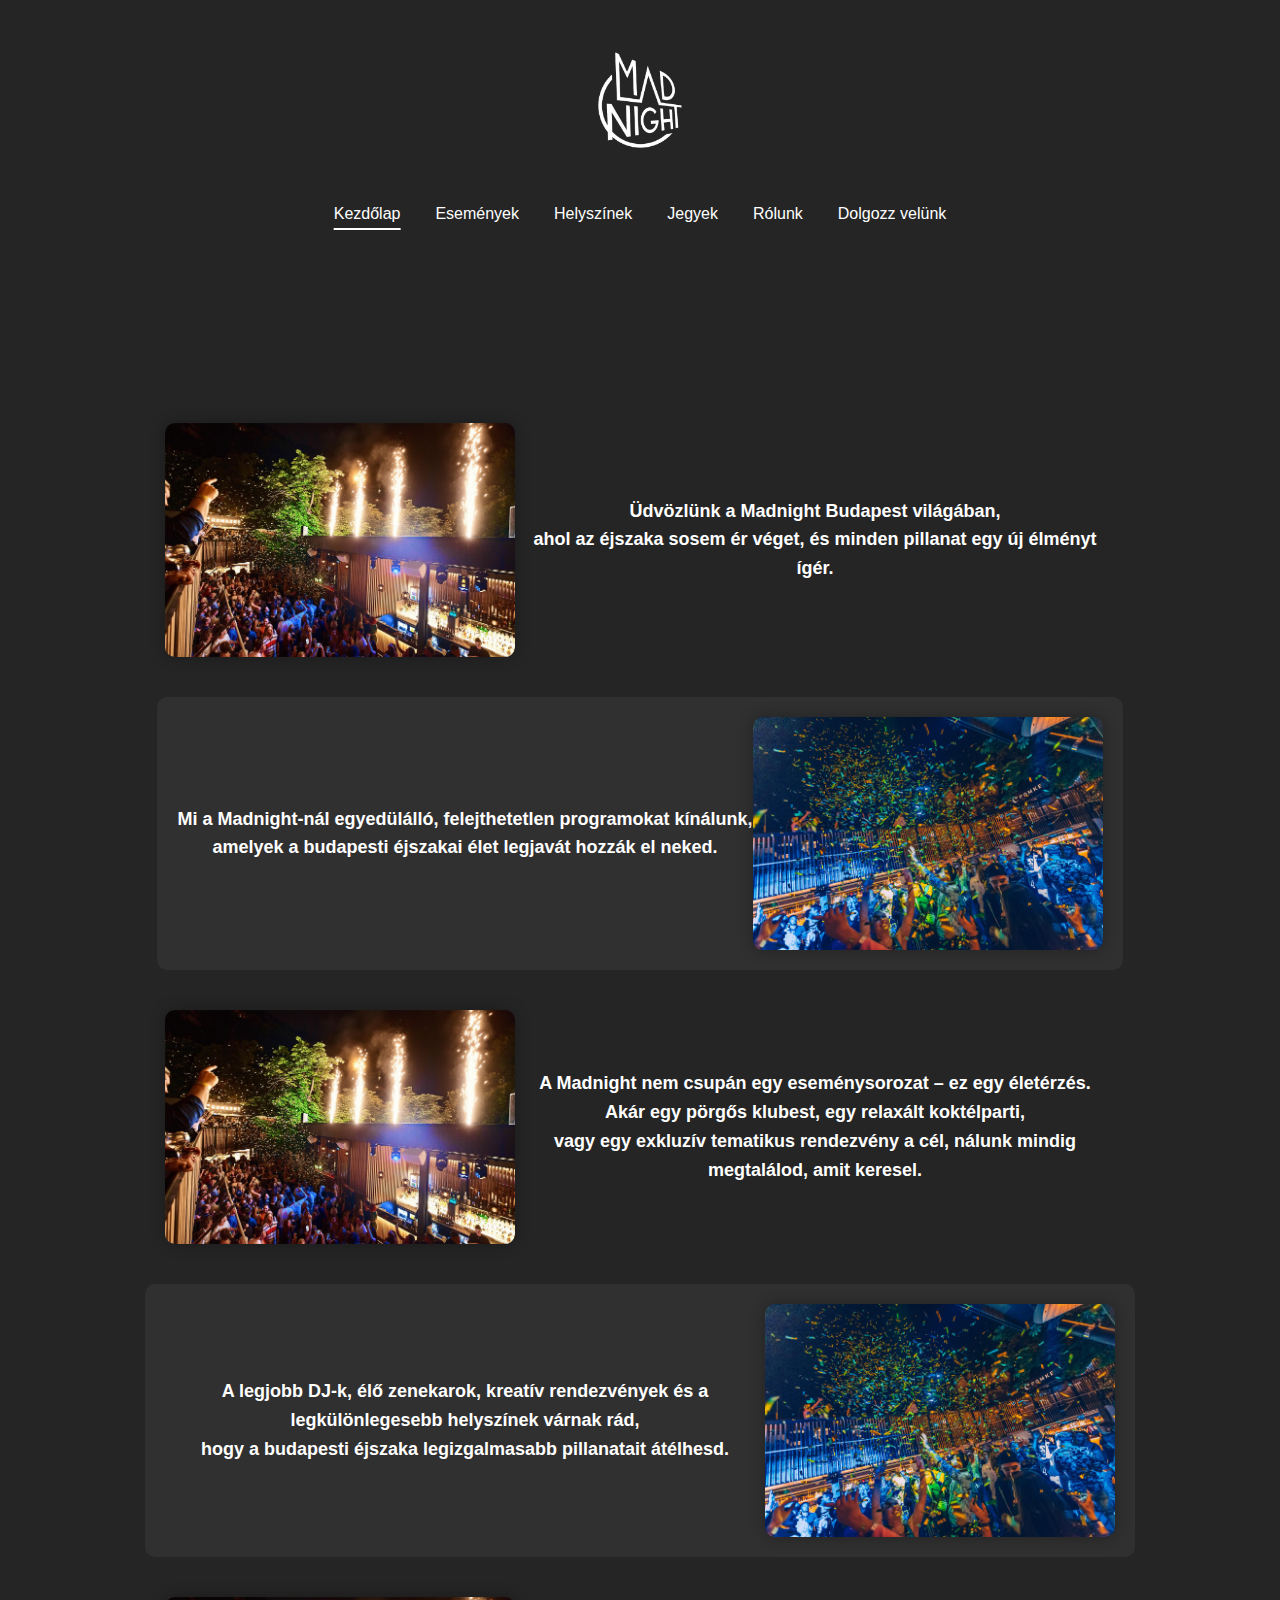
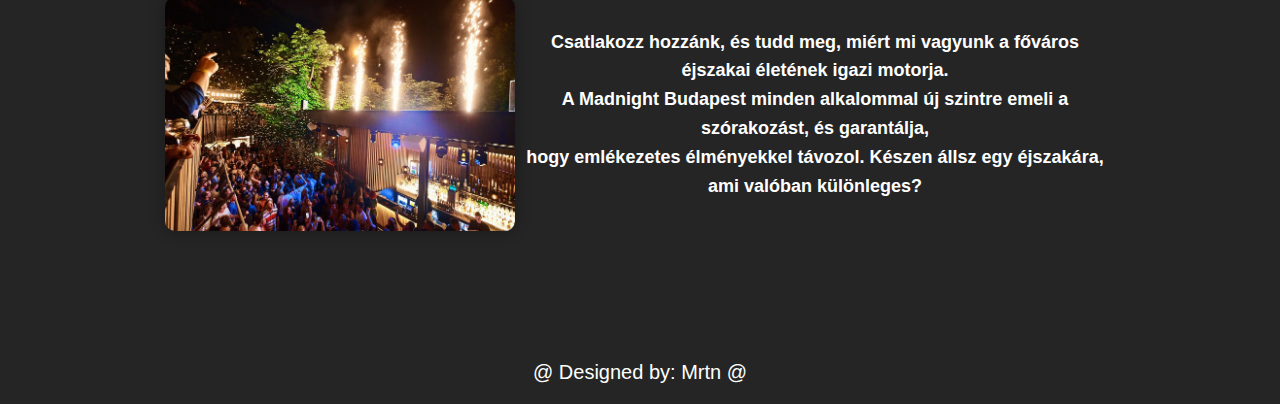
<file: index.html>
<!DOCTYPE html>
<html lang="hu">
<head>
    <meta charset="UTF-8">
    <meta name="viewport" content="width=device-width, initial-scale=1.0">
    <title>Document</title>
    <link rel="stylesheet" href="style.css">
</head>
<body>

    <p>
        <img src="nobgmnlogo.png" alt="nobgmnlogo" id="nobgmnlogo">
    </p>

    <nav class="navbar">
        <ul class="nav-links">
          <li><a href="index.html" class="active">Kezdőlap</a></li>
          <li><a href="esemenyek.html">Események</a></li>
          <li><a href="helyszinek.html">Helyszínek</a></li>
          <li><a href="jegyek.html">Jegyek</a></li>
          <li><a href="rolunk.html">Rólunk</a></li>
          <li><a href="dolgozzvelunk.html">Dolgozz velünk</a></li>
        </ul>
    </nav>
      
    <div class="rolunkh2">
        <h2 class="rolunkh2">

            <div class="rolunkdivs1">
            <img src="rkep3.jpg" class="rkep1">
            <p>Üdvözlünk a Madnight Budapest világában,<br>
            ahol az éjszaka sosem ér véget, és minden pillanat egy új élményt ígér.<br></p>
            </div>

            <div class="rolunkdivs2">
            <p>Mi a Madnight-nál egyedülálló, felejthetetlen programokat kínálunk,<br>
            amelyek a budapesti éjszakai élet legjavát hozzák el neked.<br></p>
            <img src="rkep4.jpg" class="rkep2">
            </div>

            <div class="rolunkdivs1">
            <img src="rkep3.jpg" class="rkep1">
            <p>A Madnight nem csupán egy eseménysorozat – ez egy életérzés.<br>
                Akár egy pörgős klubest, egy relaxált koktélparti,<br>
                vagy egy exkluzív tematikus rendezvény a cél, nálunk mindig megtalálod, amit keresel.<br></p>
            </div>

            <div class="rolunkdivs2">
                <p>A legjobb DJ-k, élő zenekarok, kreatív rendezvények és a legkülönlegesebb helyszínek várnak rád,<br>
                    hogy a budapesti éjszaka legizgalmasabb pillanatait átélhesd.<br></p>
            <img src="rkep4.jpg" class="rkep2">
            </div>
            
            <div class="rolunkdivs1">
            <img src="rkep3.jpg" class="rkep1">
            <p>Csatlakozz hozzánk, és tudd meg, miért mi vagyunk a főváros éjszakai életének igazi motorja.<br>
                A Madnight Budapest minden alkalommal új szintre emeli a szórakozást, és garantálja,<br>
                hogy emlékezetes élményekkel távozol. Készen állsz egy éjszakára, ami valóban különleges?</p>
            </div>
        </h2>
    </div>
</body>
<footer>
    <p>@ Designed by: Mrtn @</p>
</footer>
</html>
</file>
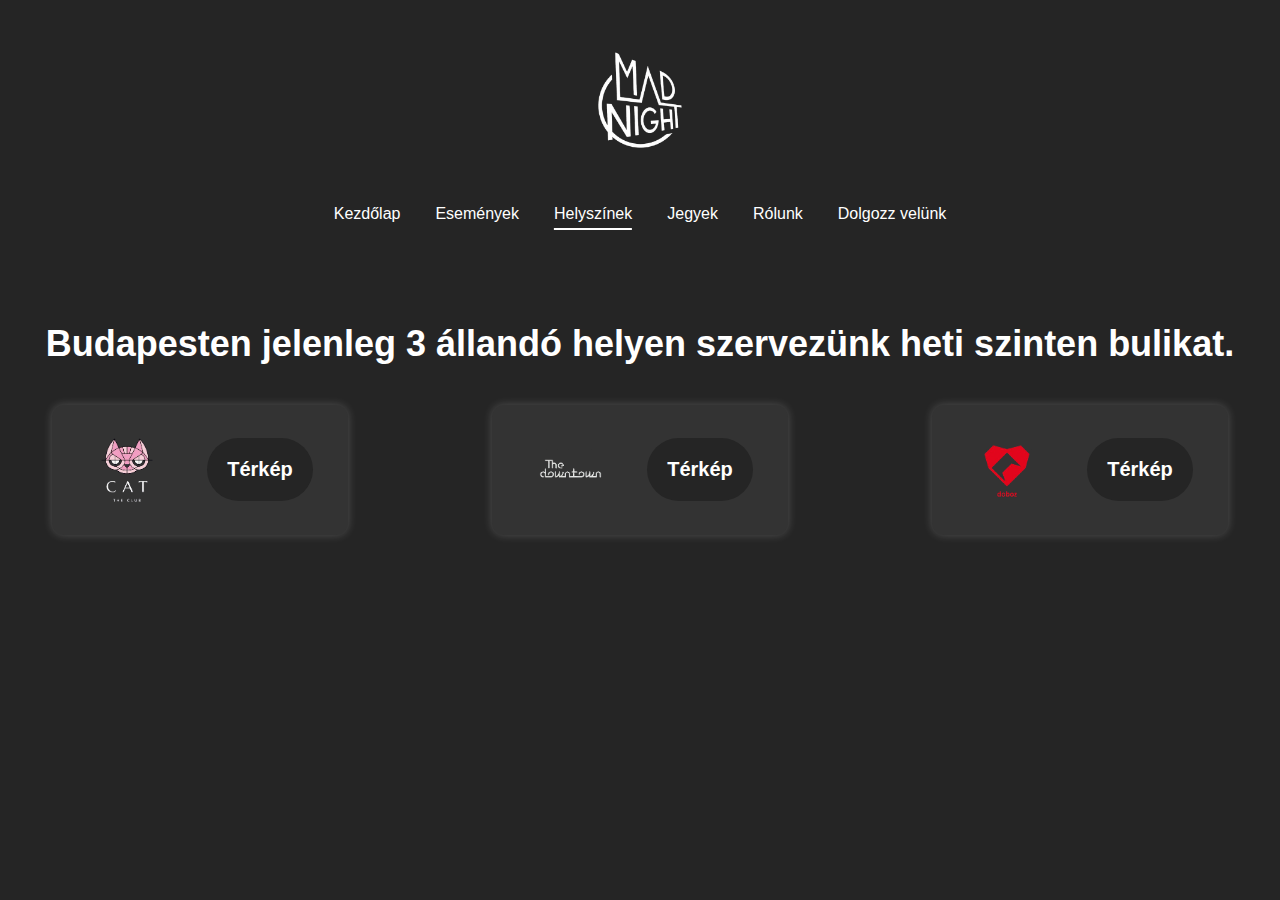
<file: budapest.html>
<!DOCTYPE html>
<html lang="hu">
<head>
    <meta charset="UTF-8">
    <meta name="viewport" content="width=device-width, initial-scale=1.0">
    <title>Document</title>
    <link rel="stylesheet" href="style.css">
</head>
<body>

    <p>
        <img src="nobgmnlogo.png" alt="nobgmnlogo" id="nobgmnlogo">
    </p>

    <nav class="navbar">
      <ul class="nav-links">
        <li><a href="index.html">Kezdőlap</a></li>
        <li><a href="esemenyek.html">Események</a></li>
        <li><a href="helyszinek.html" class="active">Helyszínek</a></li>
        <li><a href="jegyek.html">Jegyek</a></li>
        <li><a href="rolunk.html">Rólunk</a></li>
        <li><a href="dolgozzvelunk.html">Dolgozz velünk</a></li>
      </ul>
    </nav>

    <div class="helyszin-csoport">
        <h2 class="helyh2">Budapesten jelenleg 3 állandó helyen szervezünk heti szinten bulikat.</h2>
        <div class="helyszin-kartyak">

          <div class="helyszin-kartya">
            <img src="catlogo.png" class="kepek">
            <a href="https://www.google.hu/maps/dir//Budapest,+CAT+Budapest,+Mad%C3%A1ch+Imre+t%C3%A9r/@47.4984359,18.9767696,12z/data=!3m1!4b1!4m9!4m8!1m0!1m5!1m1!1s0x4741dd1b49b89729:0x7f554875a376875e!2m2!1d19.0591701!2d47.4984654!3e3?entry=ttu&g_ep=EgoyMDI1MDQyOS4wIKXMDSoASAFQAw%3D%3D" target="_blank" class="terkep-gomb">Térkép</a>
          </div>

          <div class="helyszin-kartya">
            <img src="dtlogo.png" class="kepek">
            <a href="https://www.google.hu/maps/dir//Budapest,+The+Downtown+%7C+Oggi,+Kir%C3%A1ly+utca/@47.4991541,18.975983,12z/data=!3m2!4b1!5s0x4741dc6a1dfd4e77:0x31412c75c337c104!4m9!4m8!1m0!1m5!1m1!1s0x4741dc6a1f305b99:0xe068abdd137a4495!2m2!1d19.0583835!2d47.4991836!3e3?entry=ttu&g_ep=EgoyMDI1MDQyOS4wIKXMDSoASAFQAw%3D%3D" target="_blank" class="terkep-gomb">Térkép</a>
          </div>

          <div class="helyszin-kartya">
            <img src="dobozlogo.png" class="kepek">
            <a href="https://www.google.hu/maps/dir//Budapest,+Doboz,+Klauz%C3%A1l+utca/@47.4978526,18.9843995,12z/data=!3m1!4b1!4m9!4m8!1m0!1m5!1m1!1s0x4741dc67c1e4106f:0x21ab19362743a6a1!2m2!1d19.0668!2d47.4978821!3e3?entry=ttu&g_ep=EgoyMDI1MDQyOS4wIKXMDSoASAFQAw%3D%3D" target="_blank" class="terkep-gomb">Térkép</a>
          </div>

        </div>
      </div>

</body>
</html>
</file>
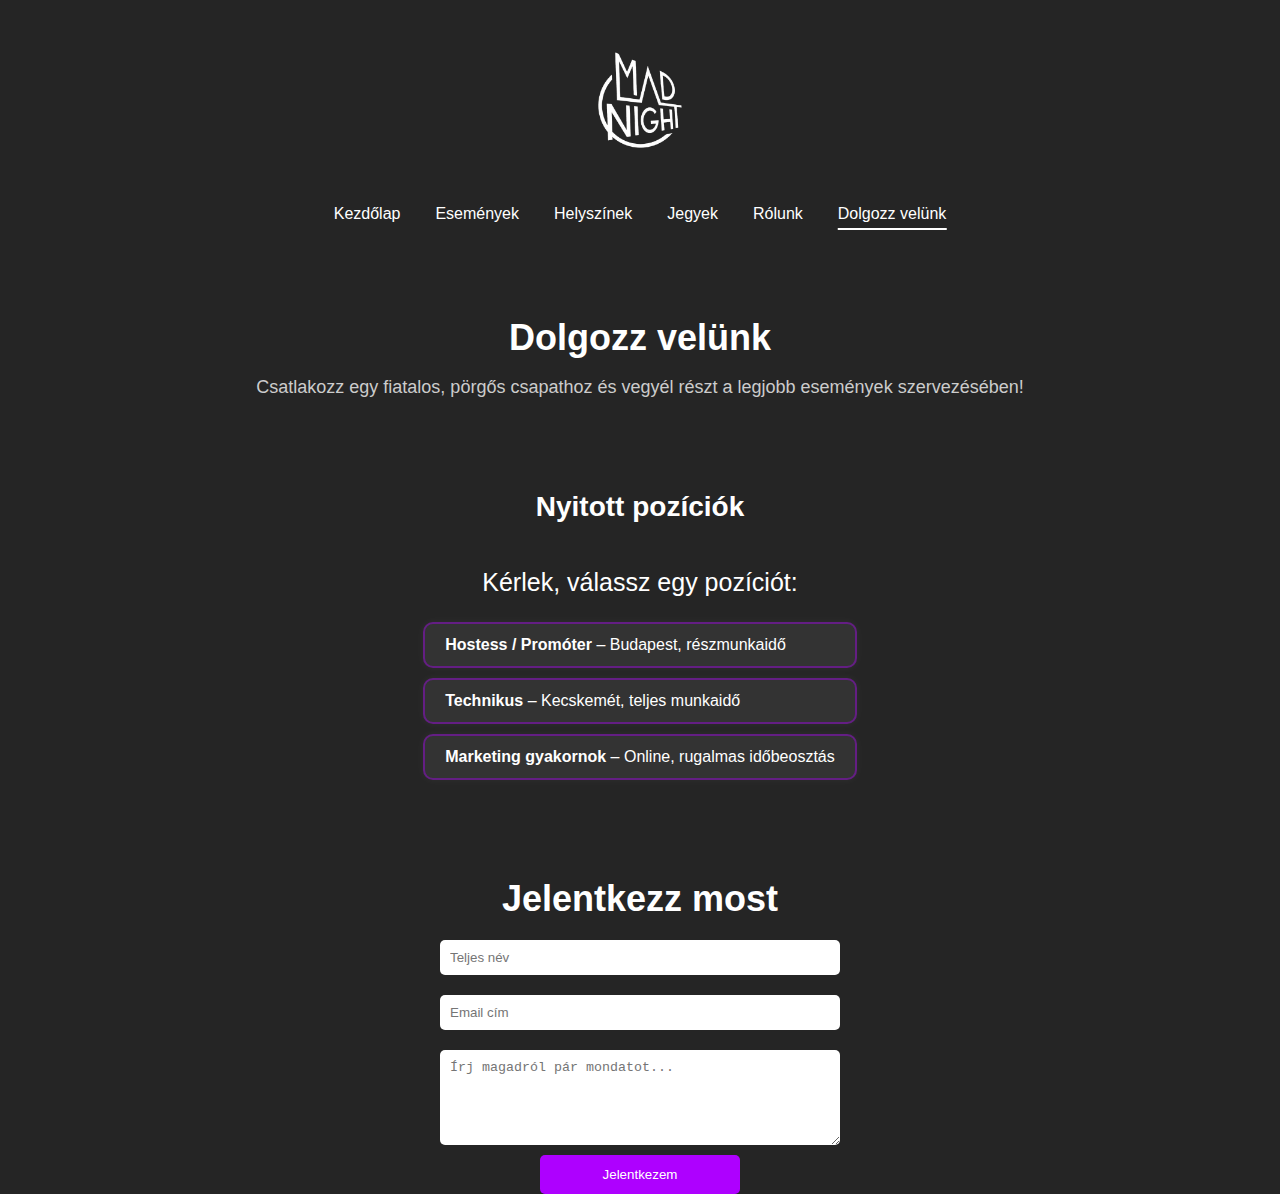
<file: dolgozzvelunk.html>
<!DOCTYPE html>
<html lang="hu">
<head>
    <meta charset="UTF-8">
    <meta name="viewport" content="width=device-width, initial-scale=1.0">
    <title>Document</title>
    <link rel="stylesheet" href="style.css">
</head>
<body>

    <p>
        <img src="nobgmnlogo.png" alt="nobgmnlogo" id="nobgmnlogo">
    </p>

    <nav class="navbar">
      <ul class="nav-links">
        <li><a href="index.html">Kezdőlap</a></li>
        <li><a href="esemenyek.html">Események</a></li>
        <li><a href="helyszinek.html">Helyszínek</a></li>
        <li><a href="jegyek.html">Jegyek</a></li>
        <li><a href="rolunk.html">Rólunk</a></li>
        <li><a href="dolgozzvelunk.html" class="active">Dolgozz velünk</a></li>
      </ul>
  </nav>

    <header class="header">
        <h1>Dolgozz velünk</h1>
        <p>Csatlakozz egy fiatalos, pörgős csapathoz és vegyél részt a legjobb események szervezésében!</p>
      </header>
    
      <section class="allasok">
        <h2>Nyitott pozíciók</h2>
        <form>
          <p>Kérlek, válassz egy pozíciót:</p>
          <div class="allas-valaszto">
      
            <input type="radio" id="hostess" name="allas" value="Hostess / Promóter">
            <label for="hostess" class="allas-opcio">
              <strong>Hostess / Promóter</strong> – Budapest, részmunkaidő
            </label>
      
            <input type="radio" id="technikus" name="allas" value="Technikus">
            <label for="technikus" class="allas-opcio">
              <strong>Technikus</strong> – Kecskemét, teljes munkaidő
            </label>
      
            <input type="radio" id="gyakornok" name="allas" value="Marketing gyakornok">
            <label for="gyakornok" class="allas-opcio">
              <strong>Marketing gyakornok</strong> – Online, rugalmas időbeosztás
            </label>
      
          </div>
      
          <br>
        </form>
      </section>
    
      <section class="jelentkezes">
        <h2>Jelentkezz most</h2>
        <form action="mailto:info@rendezveny.hu" method="post" enctype="text/plain">
          <input type="text" name="name" placeholder="Teljes név" required />
          <input type="email" name="email" placeholder="Email cím" required />
          <textarea name="message" placeholder="Írj magadról pár mondatot..." rows="5" required></textarea>
          <button type="submit">Jelentkezem</button>
        </form>
      </section>
      
</body>
</html>
</file>
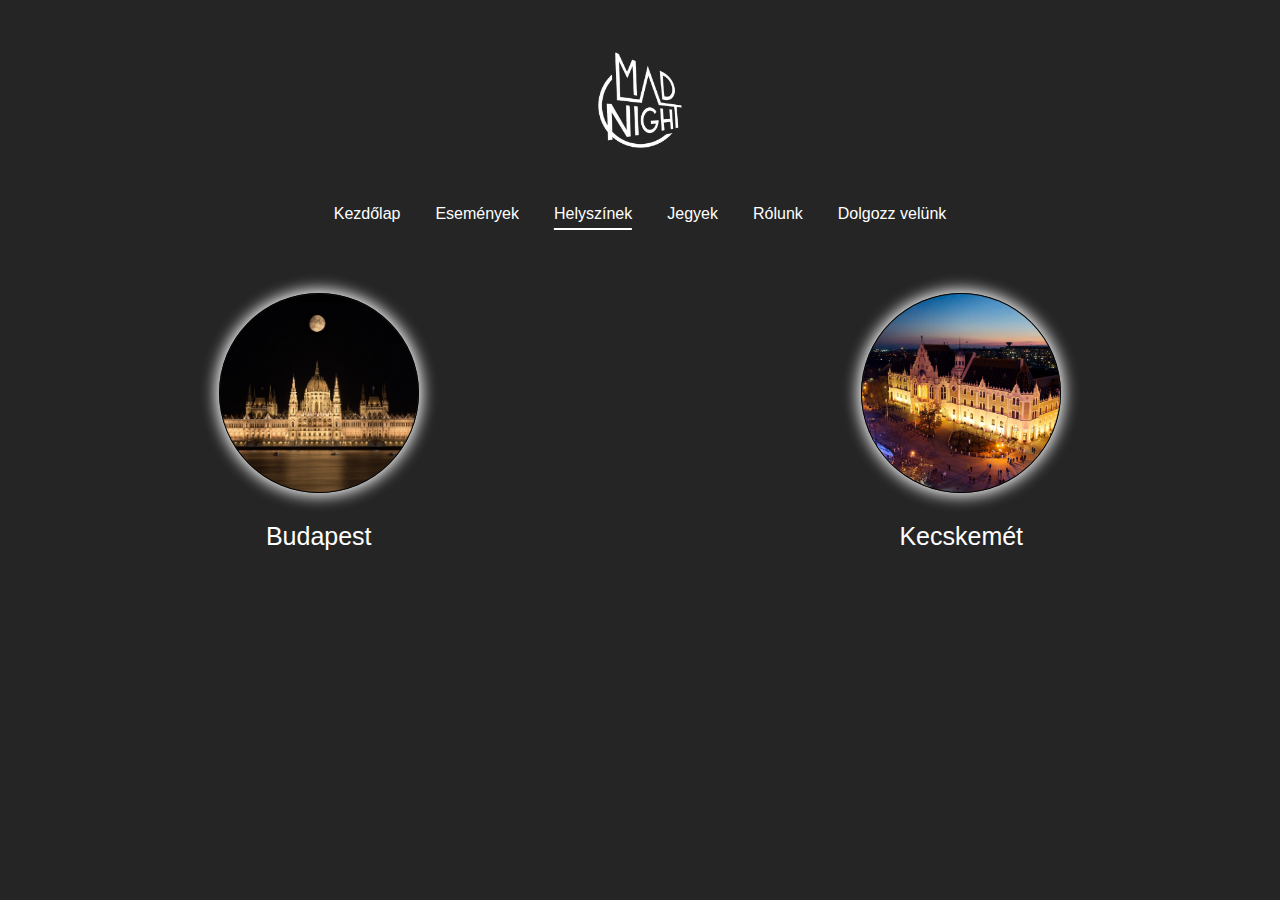
<file: helyszinek.html>
<!DOCTYPE html>
<html lang="hu">
<head>
    <meta charset="UTF-8">
    <meta name="viewport" content="width=device-width, initial-scale=1.0">
    <title>Document</title>
    <link rel="stylesheet" href="style.css">
</head>
<body>

    <p>
        <img src="nobgmnlogo.png" alt="nobgmnlogo" id="nobgmnlogo">
    </p>

    <nav class="navbar">
        <ul class="nav-links">
          <li><a href="index.html">Kezdőlap</a></li>
          <li><a href="esemenyek.html">Események</a></li>
          <li><a href="helyszinek.html" class="active">Helyszínek</a></li>
          <li><a href="jegyek.html">Jegyek</a></li>
          <li><a href="rolunk.html">Rólunk</a></li>
          <li><a href="dolgozzvelunk.html">Dolgozz velünk</a></li>
        </ul>
    </nav>

    <div id="varosok">

        <div id="bp">
            <a href="budapest.html">
                <img src="kep1.jpg" alt="bp" id="kep1">
            </a>
            <p>Budapest<br></p>
        </div>
    
        <div id="kecso">
            <a href="kecskemet.html">
                <img src="kep2.jpg" alt="kecso" id="kep2">
            </a>
            <p>Kecskemét<br></p>
        </div>

    </div>

</body>
</html>
</file>
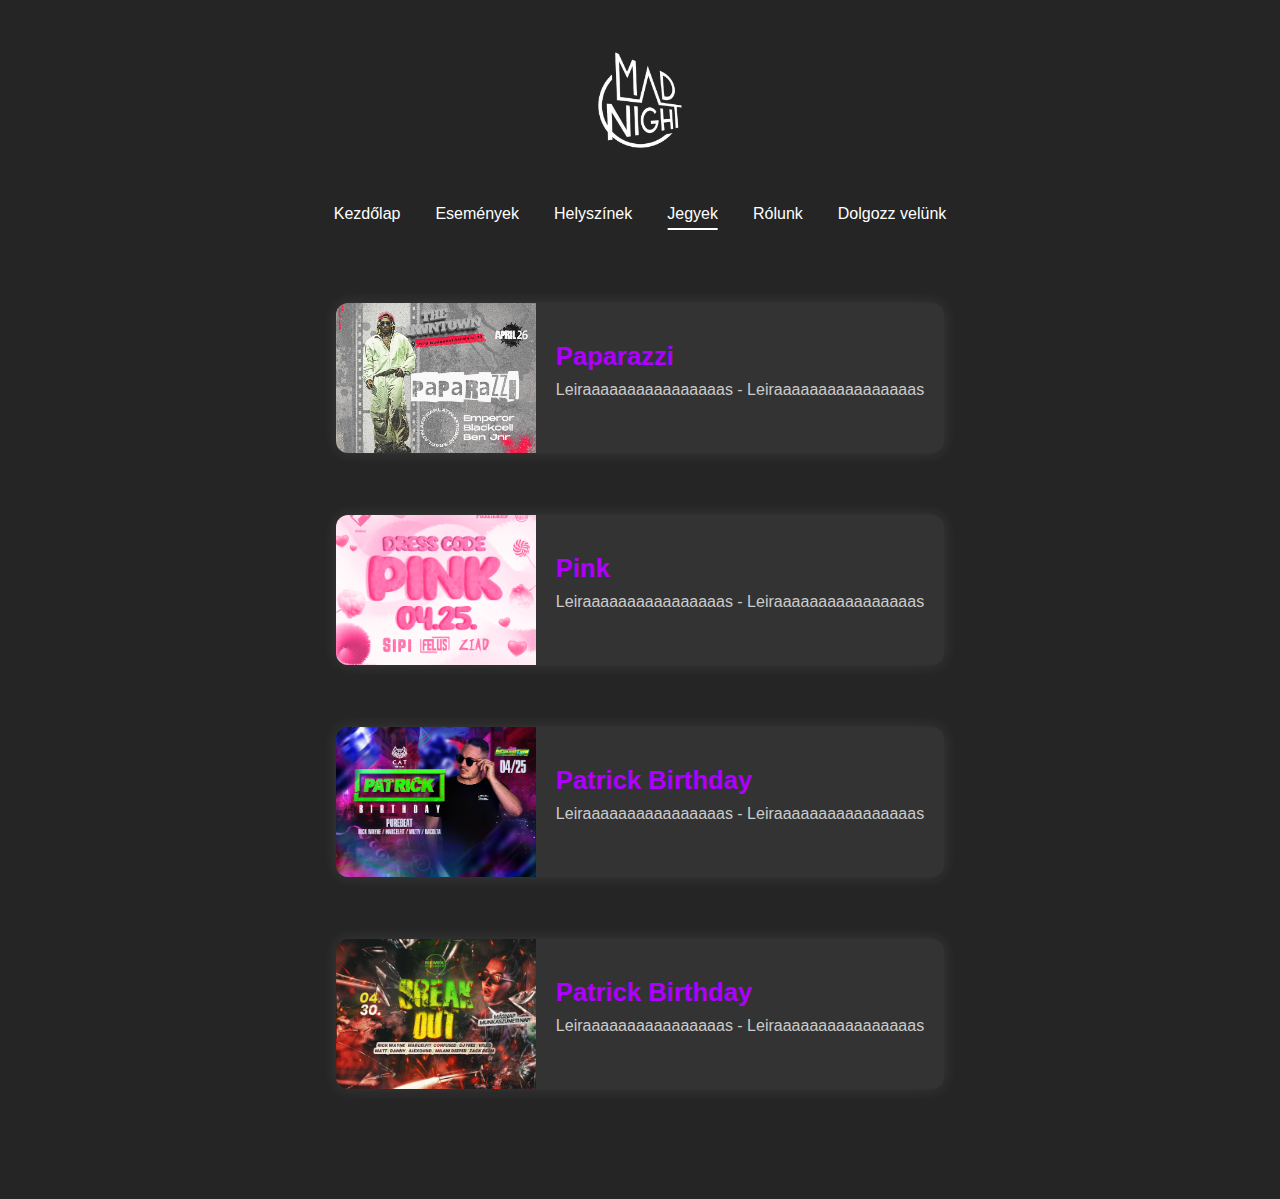
<file: jegyek.html>
<!DOCTYPE html>
<html lang="hu">
<head>
    <meta charset="UTF-8">
    <meta name="viewport" content="width=device-width, initial-scale=1.0">
    <title>Document</title>
    <link rel="stylesheet" href="style.css">
</head>
<body>

    <p>
        <img src="nobgmnlogo.png" alt="nobgmnlogo" id="nobgmnlogo">
    </p>

    <nav class="navbar">
        <ul class="nav-links">
          <li><a href="index.html">Kezdőlap</a></li>
          <li><a href="esemenyek.html">Események</a></li>
          <li><a href="helyszinek.html">Helyszínek</a></li>
          <li><a href="jegyek.html" class="active">Jegyek</a></li>
          <li><a href="rolunk.html">Rólunk</a></li>
          <li><a href="dolgozzvelunk.html">Dolgozz velünk</a></li>
        </ul>
    </nav>

    <main class="jegyek-kartyak">

        <a href="" class="jegyek-kartyak">
            <div class="jegy-kartya">
                <img src="thisweek1.JPG" alt="Paparazzi" class="jegy-kep">
                <div class="jegy-info">
                    <h2 class="jegy-cim">Paparazzi</h2>
                    <p class="jegy-leiras">Leiraaaaaaaaaaaaaaaas - Leiraaaaaaaaaaaaaaaas</p>
                </div>
            </div>
        </a>
    
        <a href="https://oneticket.hu/events/pink-doboz-17-04-25" class="jegyek-kartyak">
            <div class="jegy-kartya">
                <img src="thisweek2.png" alt="Techno Éjszaka" class="jegy-kep">
                <div class="jegy-info">
                    <h2 class="jegy-cim">Pink</h2>
                    <p class="jegy-leiras">Leiraaaaaaaaaaaaaaaas - Leiraaaaaaaaaaaaaaaas</p>
                </div>
            </div>
        </a>
    
        <a href="" class="jegyek-kartyak" >
            <div class="jegy-kartya">
                <img src="thisweek3.png" alt="Latin Fiesta" class="jegy-kep">
                <div class="jegy-info">
                    <h2 class="jegy-cim">Patrick Birthday</h2>
                    <p class="jegy-leiras">Leiraaaaaaaaaaaaaaaas - Leiraaaaaaaaaaaaaaaas</p>
                </div>
            </div>
        </a>

        <a href="" class="jegyek-kartyak">
            <div class="jegy-kartya">
                <img src="thisweek4.jpg" alt="Break Out" class="jegy-kep">
                <div class="jegy-info">
                    <h2 class="jegy-cim">Patrick Birthday</h2>
                    <p class="jegy-leiras">Leiraaaaaaaaaaaaaaaas - Leiraaaaaaaaaaaaaaaas</p>
                </div>
            </div>
        </a>
    
    </main>

</body>
</html>
</file>
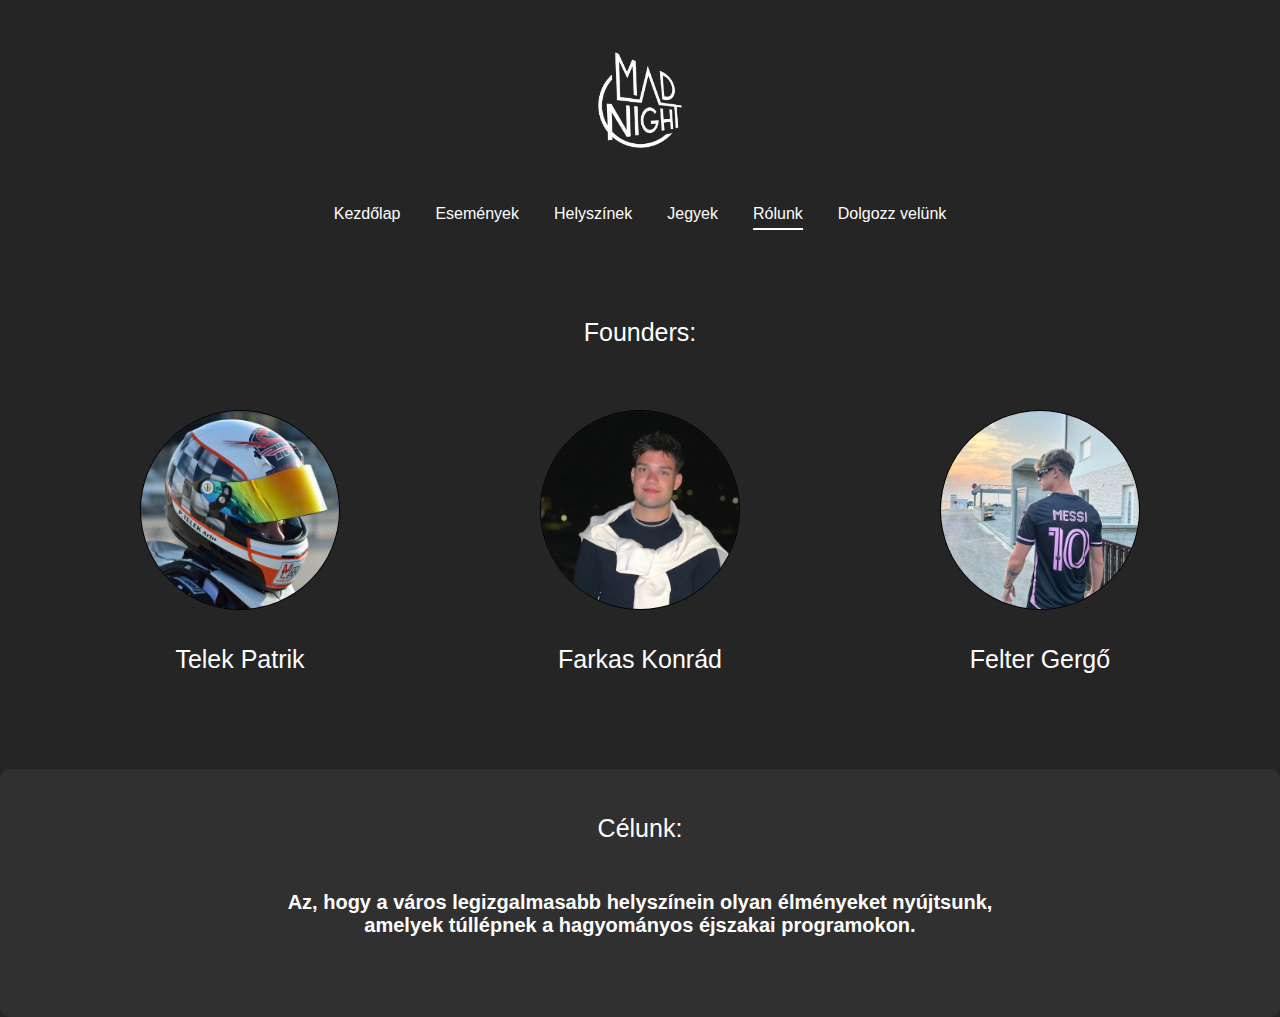
<file: rolunk.html>
<!DOCTYPE html>
<html lang="hu">
<head>
    <meta charset="UTF-8">
    <meta name="viewport" content="width=device-width, initial-scale=1.0">
    <title>Document</title>
    <link rel="stylesheet" href="style.css">
</head>
<body>

    <p>
        <img src="nobgmnlogo.png" alt="nobgmnlogo" id="nobgmnlogo">
    </p>

    <nav class="navbar">
        <ul class="nav-links">
          <li><a href="index.html">Kezdőlap</a></li>
          <li><a href="esemenyek.html">Események</a></li>
          <li><a href="helyszinek.html">Helyszínek</a></li>
          <li><a href="jegyek.html">Jegyek</a></li>
          <li><a href="rolunk.html" class="active">Rólunk</a></li>
          <li><a href="dolgozzvelunk.html">Dolgozz velünk</a></li>
        </ul>
    </nav>

    <div class="foundersp">
        <p>Founders:</p><br>
    </div>

    <div id="founders">
        <div class="founder" id="patrik">
                <img src="patrik.jpg" alt="patrik" class="founder-img">
            <p>Telek Patrik</p>
        </div>

        <div class="founder" id="koni">
                <img src="koni.jpg" alt="koni" class="founder-img">
            <p>Farkas Konrád</p>
        </div>

        <div class="founder" id="geri">
                <img src="geri.jpg" alt="geri" class="founder-img">
            <p>Felter Gergő</p>
        </div>
    </div>

    <div class="rolunkdiv">
        <p>Célunk:</p><br>
        <h2>Az, hogy a város legizgalmasabb helyszínein olyan élményeket nyújtsunk,<br>
            amelyek túllépnek a hagyományos éjszakai programokon.</h2>
    </div>
</body>
</html>
</file>
<file: style.css>
/* */
/* h kozepen maradjon az a szaros navbar */
/* */
* {
  box-sizing: border-box;
}

html, body {
  margin: 0;
  padding: 0;
  font-family: sans-serif;
  background-color: #252525;
}

/* */
/* navbar settings */
/* */
.navbar {
  width: 90%;
  max-width: 1200px;
  margin: 0 auto;
  display: flex;
  justify-content: center;
  align-items: center;
  padding-top: 5px;
  padding-bottom: 70px;
}

.nav-links {
  list-style: none;
  display: flex;
  gap: 35px;
  margin: 0;
  padding: 0;
  justify-content: center;
}

.nav-links li a {
  color: white;
  position: relative;
  text-decoration: none;
  font-weight: 500;
  transition: color 0.3s;
}

.nav-links li a:not(.active):hover {
  color: #ae00ff;
}

.nav-links li a::after {
  content: '';
  position: absolute;
  left: 50%;
  bottom: -8px;
  transform: translateX(-50%) scaleX(0);
  transform-origin: center;
  width: 100%;
  height: 2px;
  background-color: white;
  transition: transform 0.4s ease;
}

.nav-links li a:not(.active):hover::after {
  transform: translateX(-50%) scaleX(1);
}

.nav-links li a.active::after {
  transform: translateX(-50%) scaleX(1);
}

/* */
/* navbarhoz tartozo logo */
/* */
#nobgmnlogo {
  height: 150px;
  width: 150px;
  margin: 0 auto;
  display: block;
}

/* */
/* helyszinek.html */
/* */
#bp,
#kecso {
  margin: 0 auto;
}

#varosok {
  margin: auto;
  text-align: center;
  justify-content: center;
  gap: 5px;
  color: #fff;
  display: flex;
}

#kep1,
#kep2 {
  height: 200px;
  width: 200px;
  border-radius: 50%;
  object-fit: cover;
  border: 1px solid #000000;
  box-shadow: 0 0 15px 3px white;
  transition: box-shadow 0.2s ease-in-out;
}

#kep1:hover,
#kep2:hover {
  box-shadow: 0 0 20px 6px #ae00ff;
}

p {
  color: #fff;
  text-align: center;
  padding-bottom: 0;
  font-size: 25px;
}

.helyszin-kartyak {
  justify-content: center;
  align-items: center;
  flex-direction: row;
  display: flex;
  gap: 40px;
  margin-top: 40px;
  flex-wrap: wrap;
  display: flex;
  gap: 40px;
}

/* Alap stílus a kártyákra */
.helyszin-kartya {
  justify-content: center;
  align-items: center;
  flex-direction: row;
  display: flex;
  gap: 40px;
  background-color: #333;
  padding: 25px 35px;
  border-radius: 12px;
  box-shadow: 0 0 10px rgba(255,255,255,0.2);
  transition: transform 0.3s ease, box-shadow 0.3s ease;
  font-size: 20px;
  font-weight: 500;
  color: white;
  text-decoration: none;
  width: auto;
  height: 100%;
}

/* Balra igazított kártyák */
.helyszin-kartyak .helyszin-kartya:nth-child(odd) {
  margin-left: auto;
  margin-right: auto;
  text-align: left;
}

/* Jobbra igazított kártyák */
.helyszin-kartyak .helyszin-kartya:nth-child(even) {
  margin-left: auto;
  margin-right: auto;
  text-align: right;
}

.helyszin-kartya:hover {
  transform: translateY(-5px);
  box-shadow: 0 0 20px #ae00ff;
}

.helyh2 {
  text-align: center;
  margin-right: auto;
  margin-left: auto;
  color: #fff;
}

.kepek {
  height: 80px;
  width: 80px;
  object-fit: cover;
}

.header {
  text-align: center;
  margin-bottom: 50px;
}

.header h1,h2 {
  font-size: 36px;
  margin-bottom: 10px;
  color: #fff;
}

.header p {
  font-size: 18px;
  color: #ccc;
}

.allasok {
  text-align: center;
  margin: 50px auto;
  padding: 20px;
  color: white;
}

.allasok h2 {
  font-size: 28px;
  margin-bottom: 20px;
}

.allas-lista {
  display: flex;
  flex-direction: column;
  align-items: center;
  gap: 20px;
  list-style: none;
  padding: 0;
  margin-bottom: 30px;
}

.allas-lista li {
  width: 100%;
  max-width: 400px;
}

input[type="radio"] {
  display: none; /* rejtjük a pöttyöt */
}

.allas-opcio {
  display: block;
  padding: 12px 20px;
  background-color: #333;
  border: 2px solid #ae00ff66;
  border-radius: 10px;
  cursor: pointer;
  transition: all 0.3s ease;
  text-align: left;
  font-size: 16px;
  box-shadow: 0 0 10px rgba(255, 255, 255, 0.05);
  margin-bottom: 10px;
}

.allas-opcio:hover {
  background-color: #3a3a3a;
  border-color: #ae00ff;
  box-shadow: 0 0 10px #ae00ff66;
}

input[type="radio"]:checked + .allas-opcio {
  border-color: #ae00ff;
  background-color: #3d004d;
  box-shadow: 0 0 15px #ae00ff;
}

/* Jelentkezési űrlap */
.jelentkezes {
  max-width: 400px;
  margin: 0 auto;
  text-align: center;
}

form {
  display: flex;
  flex-direction: column;
  align-items: center;
}

form input,
form textarea {
  width: 100%;
  padding: 10px;
  margin: 10px 0;
  border: none;
  border-radius: 5px;
}

form button {
  background-color: #ae00ff;
  color: white;
  padding: 12px 20px;
  border: none;
  border-radius: 5px;
  cursor: pointer;
  transition: background 0.3s ease;
  width: 50%;
  max-width: 200px;
}

form button:hover {
  background-color: #d35aff;
}

.rolunkh2 {
  display: flex;
  align-items: center; /* Igazítja a tartalmat függőlegesen középre */
  justify-content: center; /* Igazítja a tartalmat vízszintesen középre */
  flex-wrap: wrap; /* Ha szükséges, az elemek új sorba kerülnek */
  gap: 20px; /* Kép és szöveg közötti távolság */
  color: white;
  padding: 40px 20px;
  text-align: justify;
}

.rolunkh2 p {
  font-size: 18px;
  line-height: 1.6;
  max-width: 600px; /* Limitáljuk a szöveg szélességét */
}

.rkep1 {
  max-width: 350px; /* Kép maximális szélessége */
  height: auto; /* Kép magassága automatikusan álljon be */
  border-radius: 10px; /* Kép sarkai lekerekítve */
  box-shadow: 0 0 15px rgba(0, 0, 0, 0.3); /* Finom árnyék a kép körül */
  margin-left: 0;
  margin-right: 0;
}

.rkep2 {
  max-width: 350px; /* Kép maximális szélessége */
  height: auto; /* Kép magassága automatikusan álljon be */
  border-radius: 10px; /* Kép sarkai lekerekítve */
  box-shadow: 0 0 15px rgba(0, 0, 0, 0.3); /* Finom árnyék a kép körül */
  margin-right: 0;
  margin-left: 0;
}

.rolunkdivs1 {
  padding: 20px;
  display: flex;
  text-align: center;
  text-align: center;
  align-items: center;
}

.rolunkdivs2 {
  padding: 20px;
  display: flex;
  text-align: center;
  text-align: center;
  align-items: center;
  background-color: #313030;
  border-radius: 10px;
}

.jegyek-kartyak {
  display: flex;
  flex-direction: column;
  gap: 2px;
  max-width: 1000px;
  margin: 0 auto 50px auto;
  padding: 5px;
  text-decoration: none;
  color: inherit;
}

.jegy-kartya {
  display: flex;
  background-color: #333;
  border-radius: 12px;
  box-shadow: 0 0 15px rgba(255, 255, 255, 0.1);
  overflow: hidden;
  transition: transform 0.3s ease, box-shadow 0.3s ease;
  text-decoration: none; /* fontos, hogy ne legyen aláhúzás */
  color: inherit;
  max-width: 700px;  /* fix méret vagy fix max méret */
  width: 100%;        /* hogy mobilon is rugalmas legyen */
  margin: 0 auto;     /* középre helyezés */
}


.jegy-kartya:hover {
  transform: translateY(-5px);
  box-shadow: 0 0 20px #ae00ff;
}

.jegy-kep {
  width: 200px;
  height: 150px;
  object-fit: cover;
  flex-shrink: 0;
}

.jegy-info {
  padding: 20px;
  display: flex;
  flex-direction: column;
  justify-content: center;
  color: white;
}

.jegy-cim {
  margin: 0;
  font-size: 1.6rem;
  color: #ae00ff;
}

.jegy-leiras {
  margin-top: 10px;
  font-size: 1rem;
  color: #ccc;
}

.founders-title {
  text-align: center;
  color: #fff;
  margin-top: 40px;
  font-size: 24px;
}

/* A fő container, ami a 3 alapítót tartalmazza */
#founders {
  display: flex;
  justify-content: center;
  align-items: center;
  gap: 200px;
  margin-top: 20px;
  flex-wrap: wrap; /* hogy kisebb kijelzőn se törjön meg csúnyán */
  padding-bottom: 70px;
}

/* Egy-egy alapító konténere (kép + név) */
.founder {
  display: flex;
  flex-direction: column;
  align-items: center;
  text-align: center;
  color: #fff;
}

/* Kép stílus */
.founder-img {
  height: 200px;
  width: 200px;
  border-radius: 50%;
  object-fit: cover;
  border: 1px solid #000;
  margin-bottom: 10px;
}

.rolunkdiv {
  padding: 20px;
  text-align: center;
  background-color: #313030;
  border-radius: 10px;
  font-size: 5px;
  padding-bottom: 70px;
}

.rolunkdiv h2 {
  font-size: 20px;
}

footer p {
  font-size: 20px;
}

.terkep-gomb {
  display: flex;
  align-items: center;
  text-align: center;
  padding: 20px 20px;
  background-color: #252525;
  color: white;
  text-decoration: none;
  border-radius: 70px;
  transition: background 0.3s ease;
  font-weight: bold;
}

.terkep-gomb:hover {
  background-color: #ae00ff96;
}
</file>
